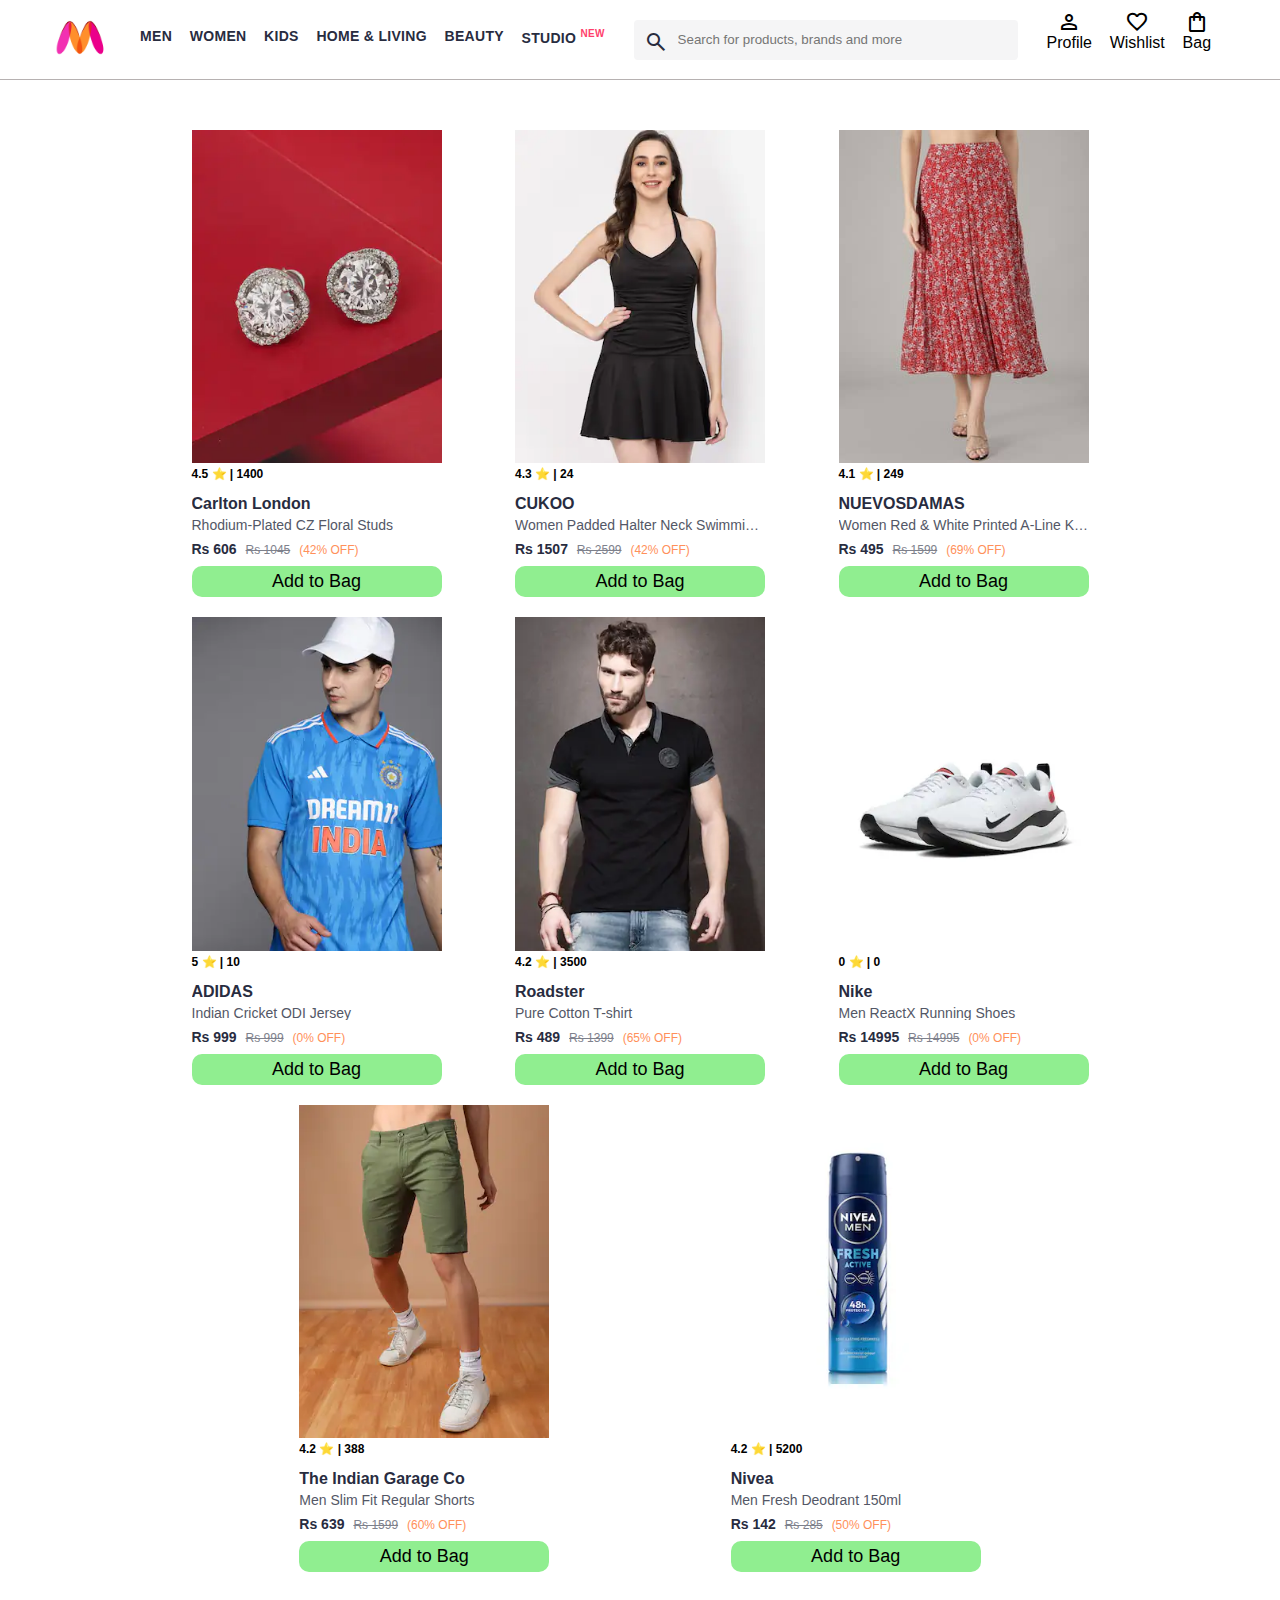
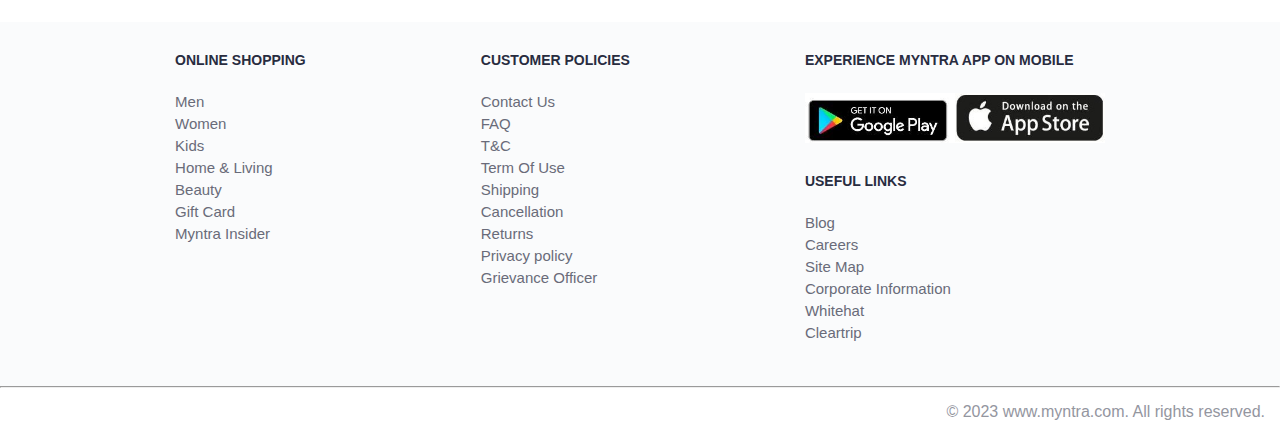
<file: index.html>
<!DOCTYPE html>
<html lang="en">
<head>
    <link rel="icon" href="/images/myntra_logo.webp">
    <title>online shopping for women men kids fashion & lifestyle - myntra</title>
    <link rel="stylesheet" href="css/index.css">
    <link rel="stylesheet" href="https://fonts.googleapis.com/css2?family=Material+Symbols+Outlined:opsz,wght,FILL,GRAD@20..48,100..700,0..1,-50..200" />
</head>
<body>
    <header>
        <div class="logo_container">
            <a href="#"><img class="myntra_home" src="images/myntra_logo.webp" alt="Myntra Home"></a>
        </div>
        <nav class="nav_bar">
            <a href="#">Men</a>
            <a href="#">Women</a>
            <a href="#">Kids</a>
            <a href="#">Home & Living</a>
            <a href="#">Beauty</a>
            <a href="#">Studio <sup>New</sup></a>
        </nav>
        <div class="search_bar">
            <span class="material-symbols-outlined search_icon">search</span>
            <input class="search_input" placeholder="Search for products, brands and more">
        </div>
        <div class="action_bar">
            <div class="action_container">
                <span class="material-symbols-outlined action_icon">person</span>
                <span class="action_name">Profile</span>
            </div>
            <div class="action_container">
                <span class="material-symbols-outlined action_icon">favorite</span>
                <span class="action_name">Wishlist</span>
            </div>
            <a class="action_container" href="pages/bag.html">
                <span class="material-symbols-outlined action_icon">shopping_bag</span>
                <span class="action_name">Bag</span>
                <span class="bag-item-count">0</span>
            </a>
        </div>
    </header>
    <main>
        <div class="items-container">
        </div>
    </main>
    <footer>
        <div class="footer_container">
            <div class="footer_column">
                <h3>ONLINE SHOPPING</h3>

                <a href="#">Men</a>
                <a href="#">Women</a>
                <a href="#">Kids</a>
                <a href="#">Home & Living</a>
                <a href="#">Beauty</a>
                <a href="#">Gift Card</a>
                <a href="#">Myntra Insider</a>
            </div>

            <div class="footer_column">
                <h3>CUSTOMER POLICIES</h3>

                <a href="#">Contact Us</a>
                <a href="#">FAQ</a>
                <a href="#">T&C</a>
                <a href="#">Term Of Use</a>
                <a href="#">Shipping</a>
                <a href="#">Cancellation</a>
                <a href="#">Returns</a>
                <a href="#">Privacy policy</a>
                <a href="#">Grievance Officer</a>
            </div>

            <div class="footer_column">
                <h3>EXPERIENCE MYNTRA APP ON MOBILE</h3>
            <div class="fottt_img">
                    <img  class ="fot_img" src="/images/images.jpg">
                    <img  class="fott_img"  src="/images/images (1).jpg">
                </div>
    
                <div class="footer_column">
                    <h3 class="useful">USEFUL LINKS</h3>
                    <a href="#">Blog</a>
                    <a href="#">Careers</a>
                    <a href="#">Site Map</a>
                    <a href="#">Corporate Information</a>
                    <a href="#">Whitehat</a>
                    <a href="#">Cleartrip</a>
                    
                </div>

            </div>
        </div>
        <hr>

        <div class="copyright">
            © 2023 www.myntra.com. All rights reserved.
        </div>
    </footer>
    <script src="data/items.js"></script>
    <script src="scripts/index.js"></script>
    
</body>
</html>
</file>
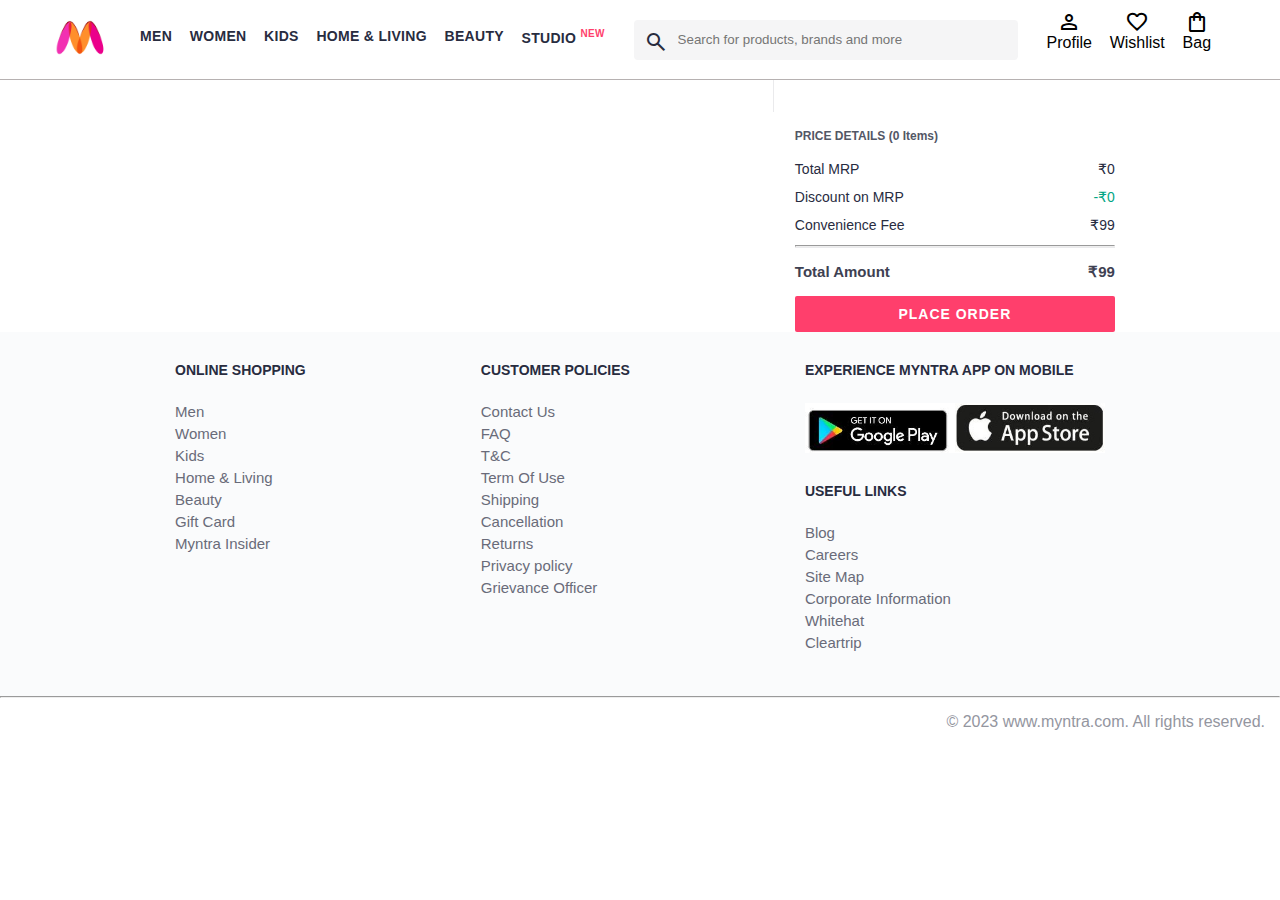
<file: pages/bag.html>
<!DOCTYPE html>
<html lang="en">
<head>
    <link rel="icon" href="/images/myntra_logo.webp">
    <title>online shopping for women men kids fashion & lifestyle - myntra</title>
    <link rel="stylesheet" href="../css/index.css">
    <link rel="stylesheet" href="../css/bag.css">
    <link rel="stylesheet" href="https://fonts.googleapis.com/css2?family=Material+Symbols+Outlined:opsz,wght,FILL,GRAD@20..48,100..700,0..1,-50..200" />
</head>
<body>
    <header>
        <div class="logo_container">
            <a href="#"><img class="myntra_home" src="../images/myntra_logo.webp" alt="Myntra Home"></a>
        </div>
        <nav class="nav_bar">
            <a href="#">Men</a>
            <a href="#">Women</a>
            <a href="#">Kids</a>
            <a href="#">Home & Living</a>
            <a href="#">Beauty</a>
            <a href="#">Studio <sup>New</sup></a>
        </nav>
        <div class="search_bar">
            <span class="material-symbols-outlined search_icon">search</span>
            <input class="search_input" placeholder="Search for products, brands and more">
        </div>
        <div class="action_bar">
            <div class="action_container">
                <span class="material-symbols-outlined action_icon">person</span>
                <span class="action_name">Profile</span>
            </div>

            <div class="action_container">
                <span class="material-symbols-outlined action_icon">favorite</span>
                <span class="action_name">Wishlist</span>
            </div>

            <div class="action_container">
                <span class="material-symbols-outlined action_icon">shopping_bag</span>
                <span class="action_name">Bag</span>
                <span class="bag-item-count">0</span>
            </div>
        </div>
    </header>
    <main>
      <div class="bag-page">
        <div class="bag-items-container">
        </div>
        <div class="bag-summary">
        </div>

      </div>
    </main>
    <footer>
        <div class="footer_container">
            <div class="footer_column">
                <h3>ONLINE SHOPPING</h3>

                <a href="#">Men</a>
                <a href="#">Women</a>
                <a href="#">Kids</a>
                <a href="#">Home & Living</a>
                <a href="#">Beauty</a>
                <a href="#">Gift Card</a>
                <a href="#">Myntra Insider</a>
            </div>

            <div class="footer_column">
                <h3>CUSTOMER POLICIES</h3>

                <a href="#">Contact Us</a>
                <a href="#">FAQ</a>
                <a href="#">T&C</a>
                <a href="#">Term Of Use</a>
                <a href="#">Shipping</a>
                <a href="#">Cancellation</a>
                <a href="#">Returns</a>
                <a href="#">Privacy policy</a>
                <a href="#">Grievance Officer</a>
            </div>

            <div class="footer_column">
                <h3>EXPERIENCE MYNTRA APP ON MOBILE</h3>
            <div class="fottt_img">
                    <img  class ="fot_img" src="/images/images.jpg">
                    <img  class="fott_img"  src="/images/images (1).jpg">
                </div>
                <div class="footer_column">
                    <h3 class="useful">USEFUL LINKS</h3>
                    <a href="#">Blog</a>
                    <a href="#">Careers</a>
                    <a href="#">Site Map</a>
                    <a href="#">Corporate Information</a>
                    <a href="#">Whitehat</a>
                    <a href="#">Cleartrip</a>
                </div>

            </div>
        </div>
        <hr>

        <div class="copyright">
            © 2023 www.myntra.com. All rights reserved.
        </div>
    </footer>
    <script src="../data/items.js"></script>
    <script src="../scripts/index.js"></script>
    <script src="../scripts/bag.js"></script>
</body>
</html>
</file>
<file: css/index.css>
/***************** Item Page CSS **************************/
/*.action_container {
    text-decoration: none;
}
a.action_container:link {
    color:black;
}
.item-details {
    cursor: pointer;
    width: 250px;
    margin: 10px;
}
.stars {
    font-size: 12px;
    font-weight: 700;
    text-align: left;
}
.company {
    font-size: 18px;
    font-weight: 700;
    line-height: 1;
    color: #282c3f;
    margin-bottom: 6px;
    overflow: hidden;
    text-overflow: ellipsis;
    white-space: nowrap;
    margin-top: 20px;
}
.item-name {
    color: #535766;
    font-size: 16px;
    line-height: 1;
    margin-bottom: 0;
    margin-top: 0;
    overflow: hidden;
    text-overflow: ellipsis;
    white-space: nowrap;
    font-weight: 400;
    display: block;
}
.price-container {
    margin-top: 10px;
}
.current-price {
    font-size: 14px;
    font-weight: 700;
    color: #282c3f;
}
.original-price {
    text-decoration: line-through;
    color: #7e818c;
    font-weight: 400;
    margin-left: 5px;
    font-size: 12px;
}
.discount-percentage {
    color: #ff905a;
    font-weight: 400;
    font-size: 12px;
    margin-left: 5px;
}
.btn-bag {
    background-color: lightgreen;
    border: none;
    padding: 5px 15px;
    border-radius: 10px;
    width: 100%;
    margin-top: 7px;
    font-size: 20px;
    cursor: pointer;
}
.bag-items {
    background-color: #f16565;
    white-space: nowrap;
    text-align: center;
    line-height: 18px;
    padding: 0 6px;
    height: 18px;
    position: relative;
    border-radius: 50%;
    font-size: 12px;
    color: #fff;
    left: 13px;
    top: -44px;
    font-weight: 700;
    cursor: pointer;
}*/

* {
    margin: 0;
    padding: 0;
    font-family: Assistant,-apple-system,BlinkMacSystemFont,Segoe UI,Roboto,Helvetica,Arial,sans-serif;
    box-sizing: border-box;
}
header {
    display: flex;
    background-color: #ffffff;
    height: 80px;
    justify-content: space-between;
    align-items: center;
    border-bottom: 1px solid #b6b1b1;
}
.myntra_home {
    height: 45px;
}
.logo_container {
    margin-left: 4%;
}
.action_bar {
    margin-right: 4%;
}
.nav_bar {
    display: flex;
    min-width: 500px;
    justify-content: space-evenly;
}
.nav_bar a {
    font-size: 14px;
    letter-spacing: .3px;
    color: #282c3f;
    font-weight: 700;
    text-transform: uppercase;
    text-decoration: none;
    padding: 27px 0;
    border-bottom: 5px solid #ffffff;
}
.nav_bar a:hover {
    border-bottom: 4px solid #f54e77;
}

.nav_bar a sup {
    color: #ff3f6c;
    font-size: 10px;
}

.search_bar {
    height: 40px;
    min-width: 200px;
    width: 30%;
    display: flex;
    align-items: center;
}
.search_icon {
    box-sizing: content-box;
    height: 20px;
    padding: 10px;

    background-color: #f5f5f6;
    color: #282c3f;
    font-weight: 300;
    border-radius: 4px 0 0 4px;
}
.search_input {
    color: #696e79;
    background-color: #f5f5f6;
    flex-grow: 1;
    height: 40px;
    border: 0;
    border-radius: 0 4px 4px 0;
}

.action_bar {
    display: flex;
    min-width: 200px;
    justify-content: space-evenly;
}

.action_container {
    display: flex;
    flex-direction: column;
    align-items: center;
}

/* Main section */
.banner_container {
    margin: 40px 0;
}
.banner_image {
    width: 100%;
}

.category_heading {
    text-transform: uppercase;
    color: #3e4152;
    letter-spacing: .15em;
    font-size: 1.8em;
    margin: 50px 0 10px 30px;
    max-height: 5em;
    font-weight: 700;
}

.category-items, .items-container {
    width: 80%;
    margin: 50px 10%;
    display: flex;
    flex-wrap: wrap;
    justify-content: space-evenly;
}

.sale_item {
    width: 250px;
}

.footer_container {
    padding: 30px 0px 40px 0px;
    background: #FAFBFC;
    display: flex;
    justify-content: space-evenly;
}

.footer_column {
    display: flex;
    flex-direction: column;
}

.footer_column h3 {
    color: #282c3f;
    font-size: 14px;
    margin-bottom: 25px;
}

.footer_column a {
    color: #696b79;
    font-size: 15px;
    text-decoration: none;
    padding-bottom: 5px;
}

.copyright {
    color: #94969f;
    text-align: end;
    padding: 15px;
}

.items-container {
    width: 80%;
    margin: 40px 10%;
}
.item-container {
    width: 250px;
    margin: 10px;
}
.item-image {
    width: 100%;
}
.rating {
    font-size: 12px;
    font-weight: 700;
}
.company-name {
    margin-top: 15px;
    font-size: 16px;
    font-weight: 700;
    line-height: 1;
    color: #282c3f;
    margin-bottom: 6px;
    overflow: hidden;
    text-overflow: ellipsis;
    white-space: nowrap;
}
.item-name {
    color: #535766;
    font-size: 14px;
    line-height: 1;
    margin-bottom: 0;
    margin-top: 0;
    overflow: hidden;
    text-overflow: ellipsis;
    white-space: nowrap;
    font-weight: 400;
    display: block;
}
.price {
    margin-top: 10px;
    font-size: 14px;
    line-height: 15px;
    color: #282c3f;
    white-space: nowrap;
}
.current-price {
    font-size: 14px;
    font-weight: 700;
    color: #282c3f;
}
.original-price {
    text-decoration: line-through;
    color: #7e818c;
    font-weight: 400;
    margin-left: 5px;
    font-size: 12px;
}
.discount {
    color: #ff905a;
    font-weight: 400;
    font-size: 12px;
    margin-left: 5px;
}
.btn-add-bag {
    margin-top: 8px;
    font-size: 18px;
    width: 100%;
    background-color: lightgreen;
    border: none;
    padding: 5px 15px;
    border-radius: 10px;
    cursor: pointer;
}
.bag-item-count {
    background-color: #f16565;
    white-space: nowrap;
    text-align: center;
    line-height: 18px;
    padding: 0 6px;
    height: 18px;
    position: relative;
    border-radius: 50%;
    font-size: 12px;
    color: #fff;
    left: 13px;
    top: -44px;
    font-weight: 700;
    cursor: pointer;
}
.action_container {
    text-decoration: none;
}
a.action_container:link {
    color:black;
}

.fottt_img{
    display: flex;
}
.fot_img{
  max-width:150px;
}

.fott_img{
    max-width:150px;

}
 .useful{
    margin-top: 30px;
 }
</file>
<file: css/bag.css>
.bag-items-container {
  display: inline-block;
  width: 64%;
  padding-right: 20px;
  border-right: 1px solid #eaeaec;
  padding-top: 32px;
  color: #282c3f;
  font-size: 13px;
  line-height: 1.42857143;
}

.bag-page {
  width: 75%;
  margin-left: 12.5%;
}

.bag-summary {
  vertical-align: top;
  display: inline-block;
  width: 35%;
  padding: 24px 0 0 16px;
  color: #282c3f;
  font-size: 13px;
  line-height: 1.42857143;
}

.bag-details-container {
  margin-bottom: 16px;
}

.price-header {
  font-size: 12px;
  font-weight: 700;
  margin: 24px 0 16px;
  color: #535766;
}

.price-item {
  margin-bottom: 12px;
  line-height: 16px;
  font-size: 14px;
  color: #282c3f;
}

.price-item-value {
  float: right;
}

.priceDetail-base-discount {
  color: #03a685;
}

.price-footer {
  font-weight: 700;
  font-size: 15px;
  padding-top: 16px;
  border-top: 1px solid #eaeaec;
  color: #3e4152;
  line-height: 16px;
}

.btn-place-order {
  width: 100%;
  letter-spacing: 1px;
  font-size: 14px;
  font-weight: 600;
  border-radius: 2px;
  border-width: 0px;
  padding: 10px 16px;
  background-color: rgb(255, 63, 108);
  color: rgb(255, 255, 255);
  cursor: pointer;
}

.bag-item-container {
  margin-bottom: 8px;
  background: #fff;
  font-size: 14px;
  border: 1px solid #eaeaec;
  border-radius: 4px;
  position: relative;
  padding: 12px 12px 0;
}

.item-left-part {
  position: absolute;
  background: rgb(255, 242, 223);
  height: 148px;
  width: 111px;
}

.item-right-part {
  padding-left: 12px;
  position: relative;
  min-height: 148px;
  margin-left: 111px;
  margin-bottom: 12px;
}

.bag-item-img {
  width: 100%;
}

.return-period {
  display: inline-flex;
  font-size: 14px;
  padding-top: 8px;
}

.return-period-days {
  font-weight: 700;
  margin-right: 4px;
}

.delivery-details {
  margin-top: 5px;
  color: #282c3f;
  font-size: 12px;
  letter-spacing: -.1px;
  margin-bottom: 8px;
  line-height: 15px;
}

.delivery-details-days {
  color: #03a685;
}

.remove-from-cart {
  position: absolute;
  font-size: 25px;
  top: 10px;
  right: 18px;
  width: 14px;
  height: 14px;
  cursor: pointer;
}
</file>
